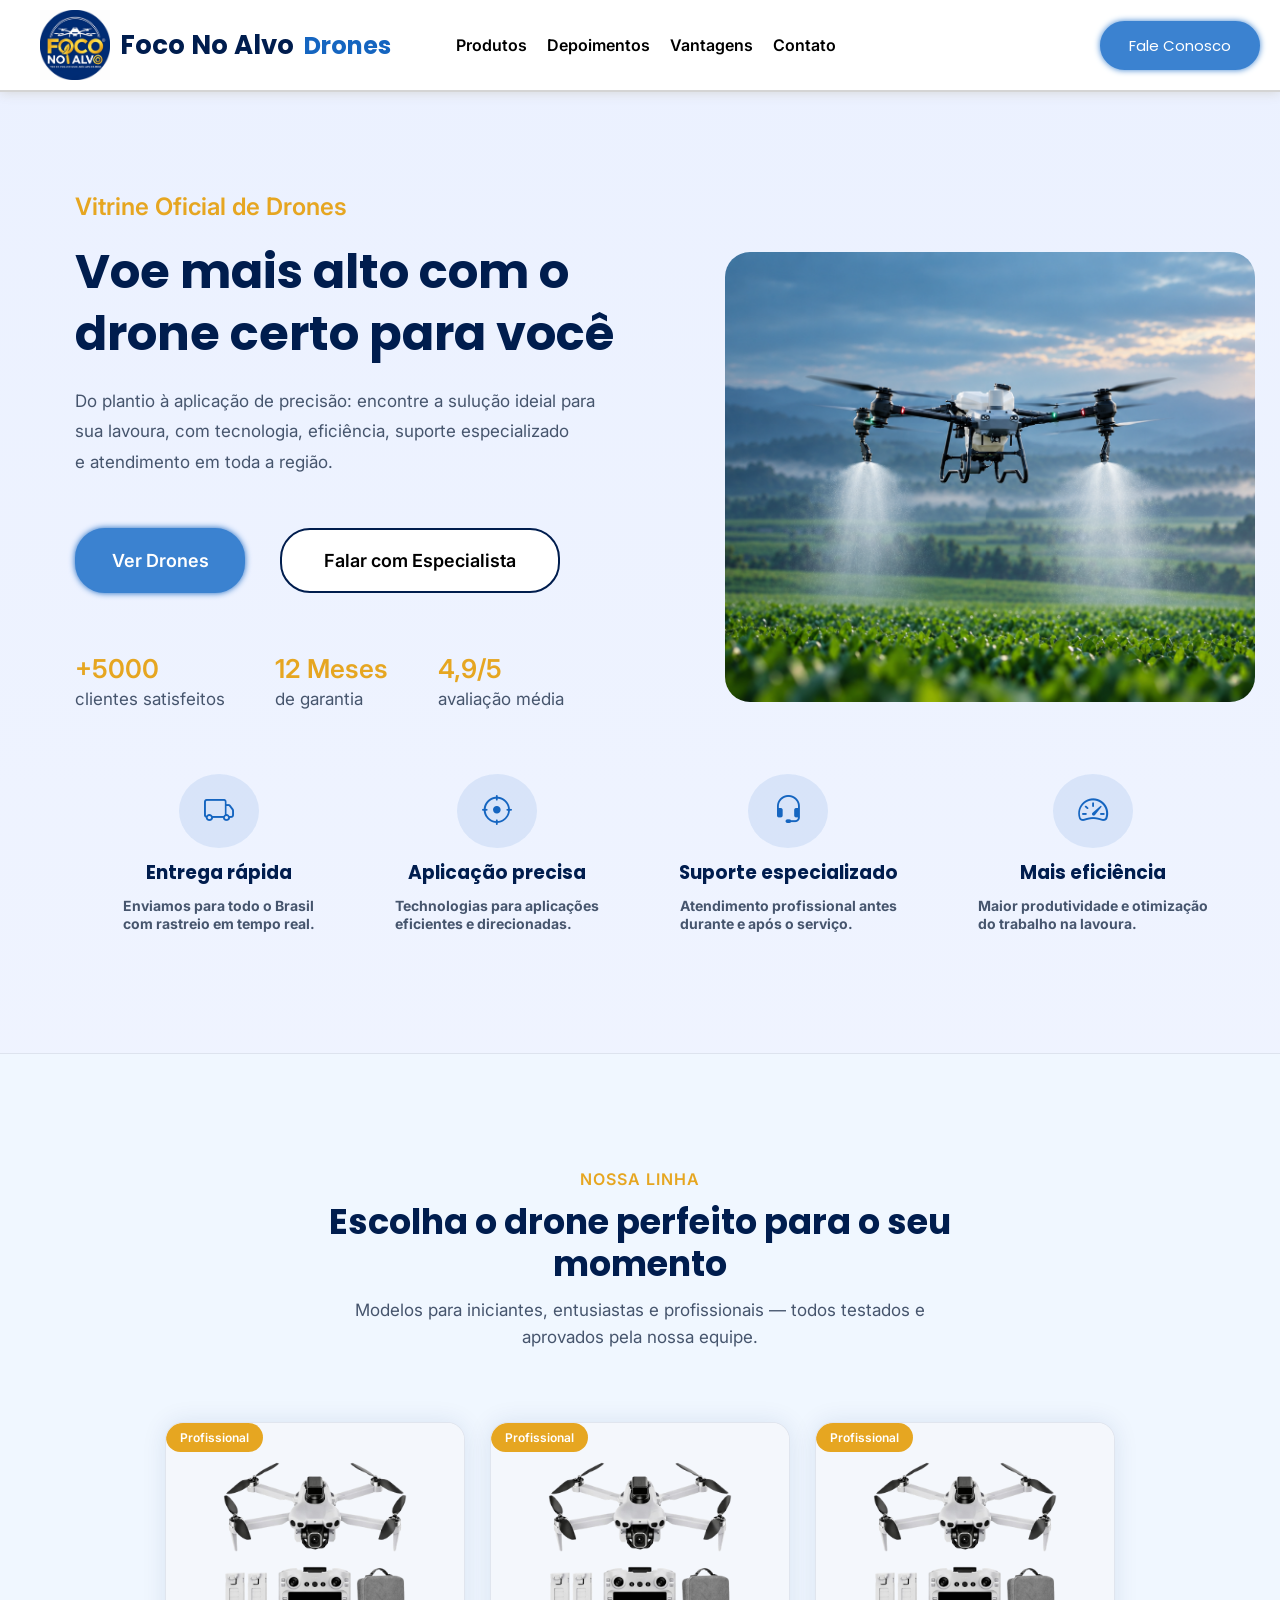
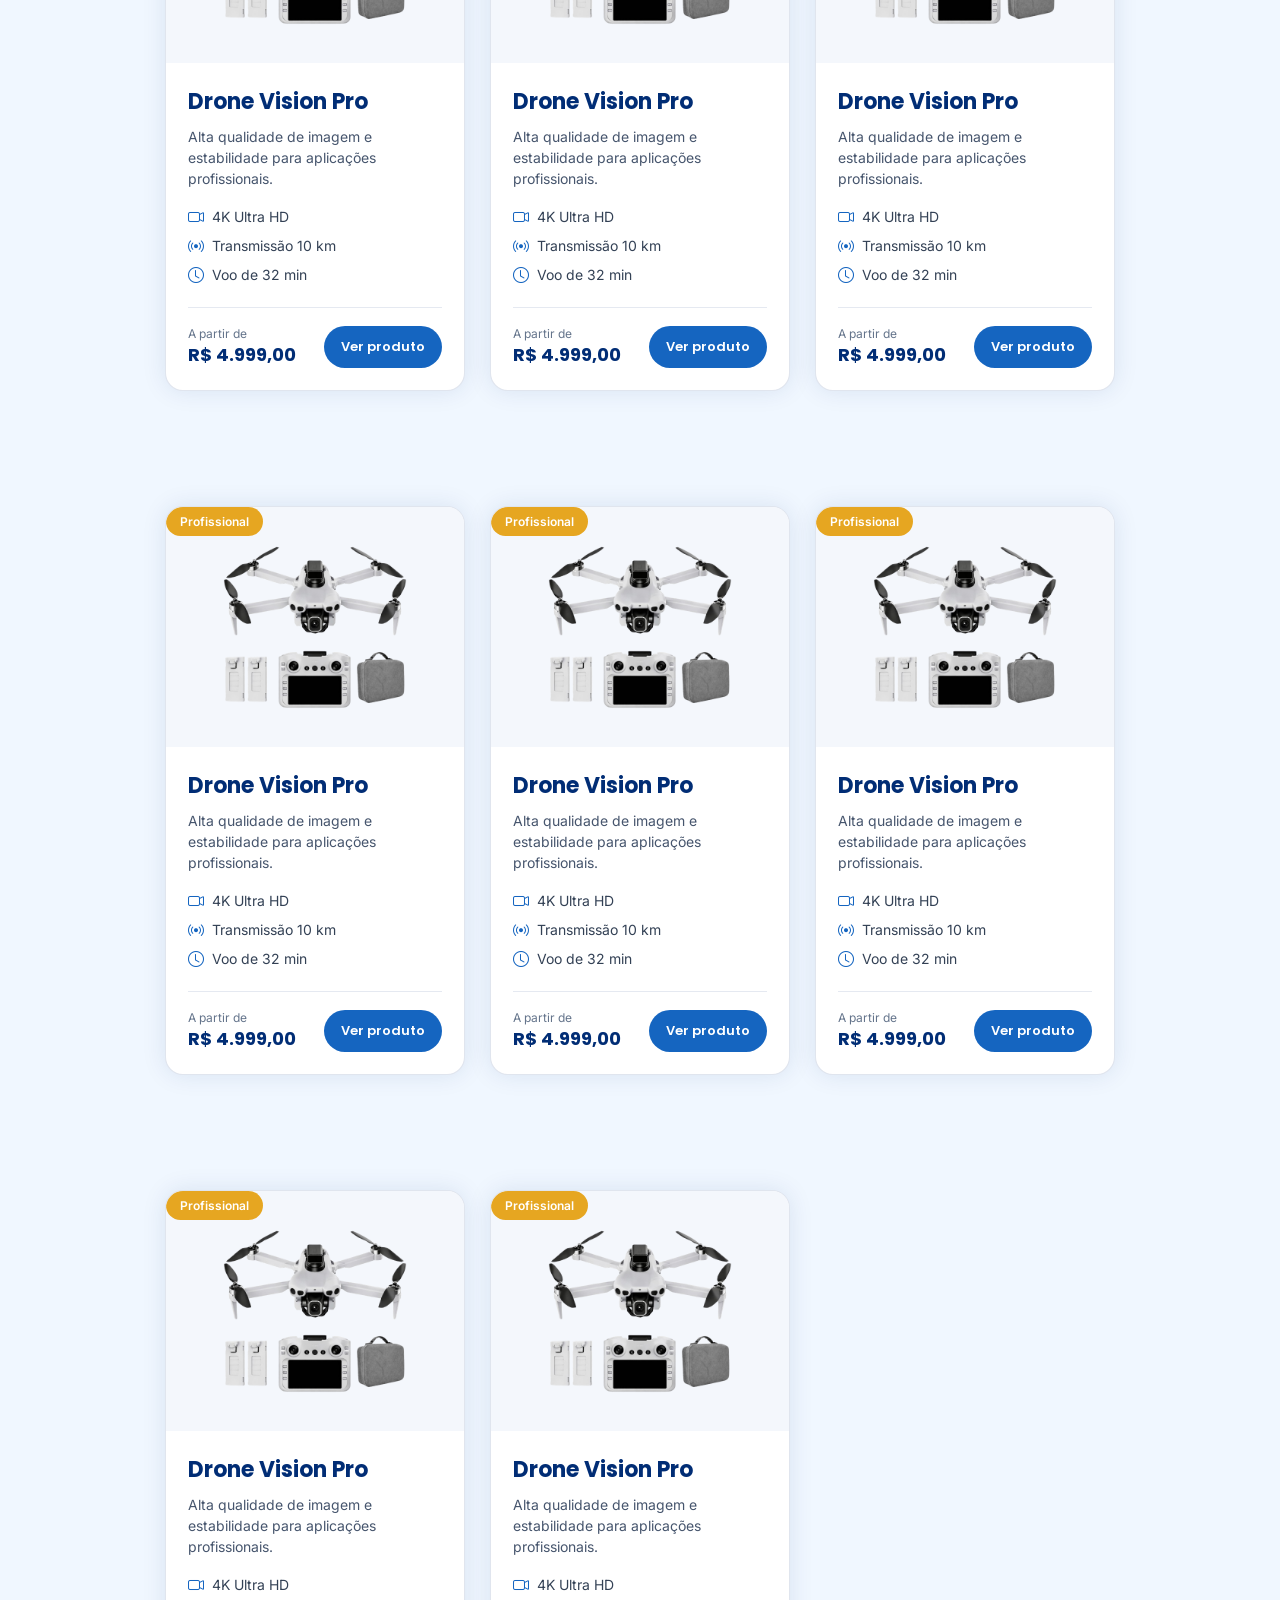
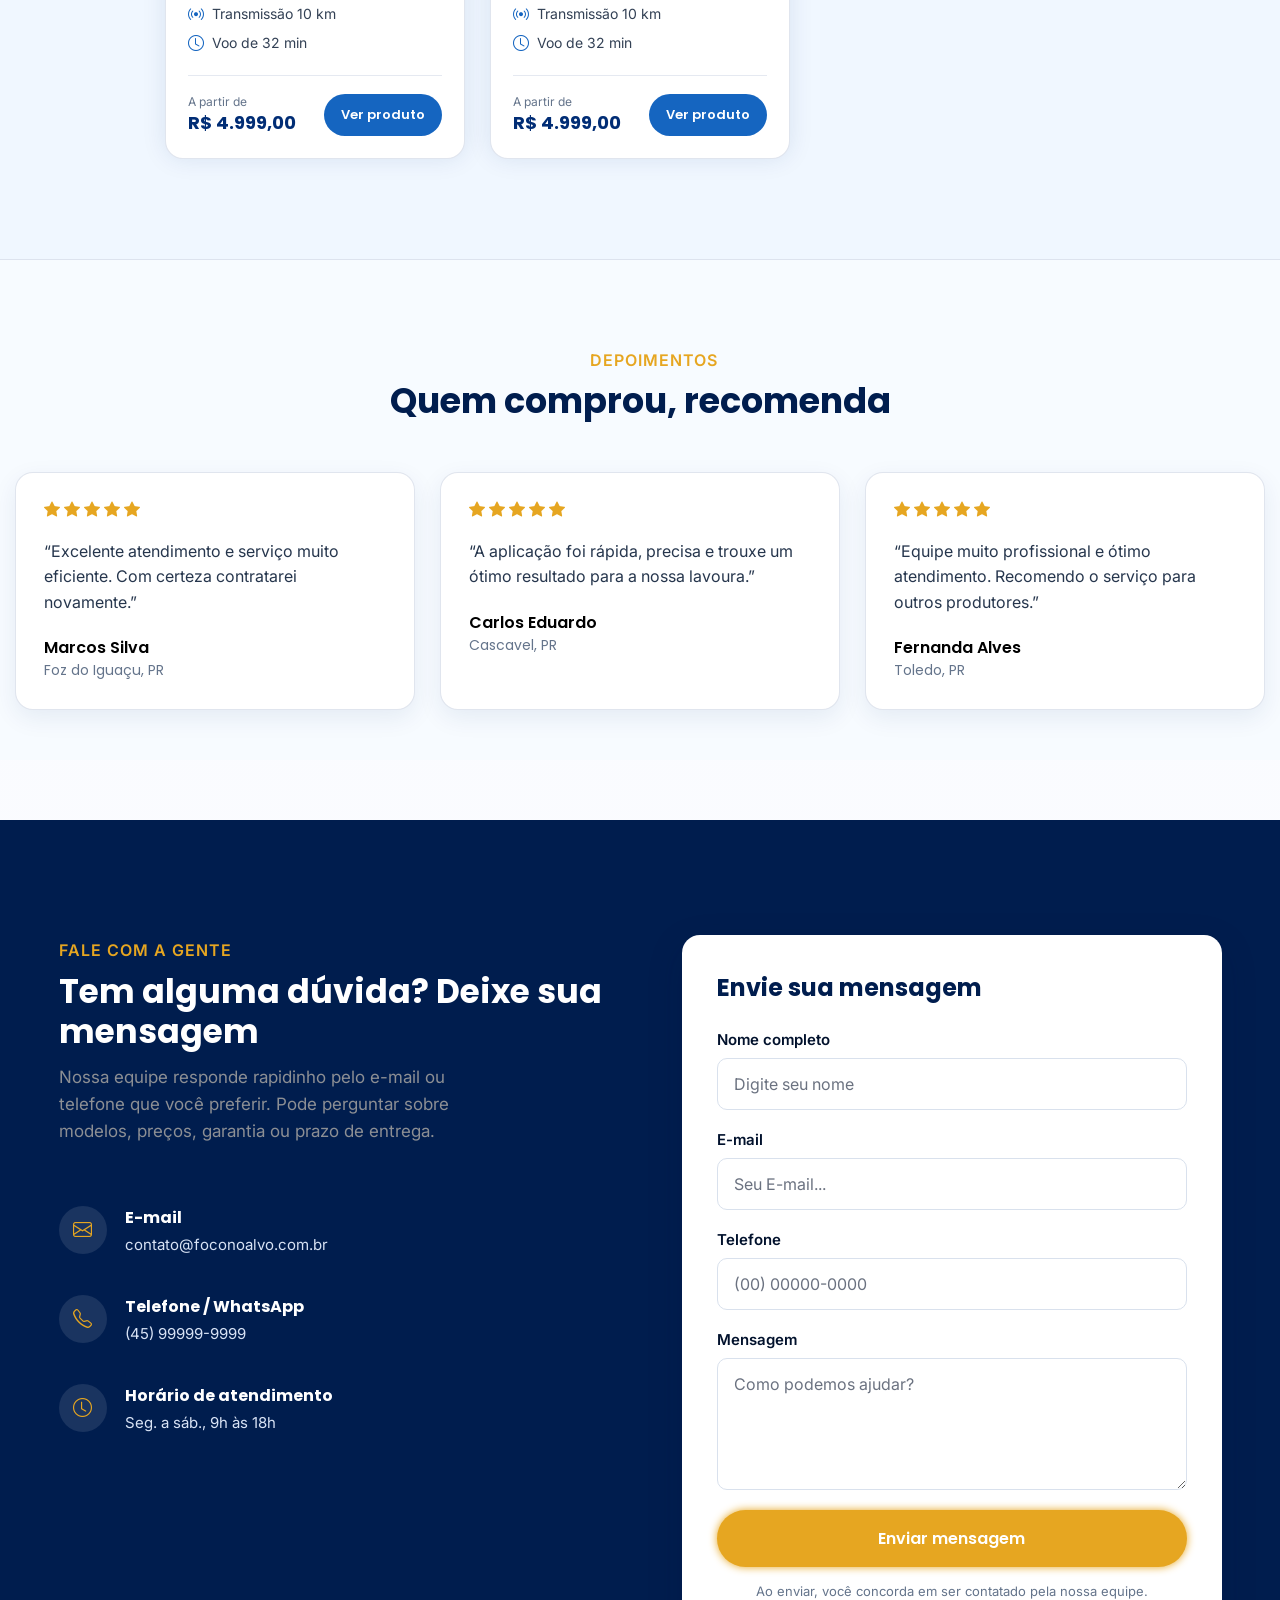
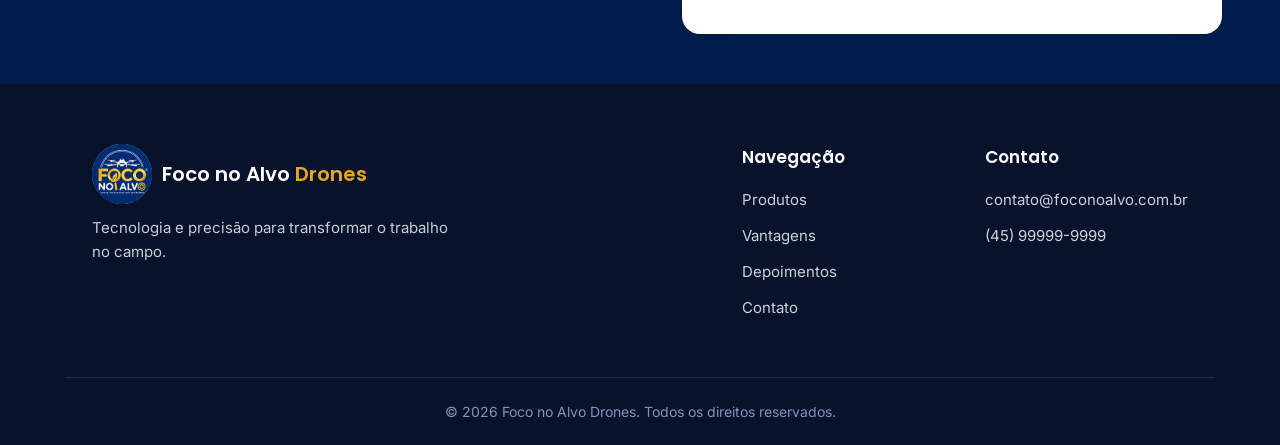
<file: focoNoAlvo/index.html>
<!DOCTYPE html>
<html lang="pt-BR">

<head>
    <meta charset="UTF-8">
    <meta name="viewport" content="width=device-width, initial-scale=1.0">
    <title>Foco no Alvo</title>
    <link rel="stylesheet" href="https://cdn.jsdelivr.net/npm/bootstrap-icons@1.13.1/font/bootstrap-icons.min.css">
    <link
        href="https://fonts.googleapis.com/css2?family=Poppins:wght@600;700;800&family=Inter:wght@400;500;600;700&display=swap"
        rel="stylesheet">
    <link rel="stylesheet" href="style.css">
</head>

<body>

    <header>
        <div class="conteudo-header">

            <div class="conteudo-header-image">
                <img src="imgaens/logoTipo.png" alt="logoTipo">
                <h1>Foco No Alvo</h1>
                <h2>Drones</h2>
            </div>

            <nav class="links-navegacao-header">
                <a href="">Produtos</a>
                <a href="">Depoimentos</a>
                <a href="">Vantagens</a>
                <a href="">Contato</a>
            </nav>

            <a href="#contato" class="fale-conosco">Fale Conosco</a>

        </div>
    </header>

    <main>

        <div class="conteudo-main">

            <div class="text-conteudo-main">
                <h1>Vitrine Oficial de Drones</h1>
                <h2>Voe mais alto com o <br> drone certo para você</h2>
                <p>Do plantio à aplicação de precisão: encontre a sulução ideial para<br>sua lavoura, com tecnologia,
                    eficiência, suporte especializado<br>e atendimento em toda a região.</p>

                <div class="botoes-text-conteudo-main">
                     <a href="#produtos" class="ver-drones">Ver Drones</a>
                     <a href="#contato" class="falar-com-especialista">Falar com Especialista</a>
                </div>

                <div class="status">
                    <div class="satisfeitos">
                        <h1>+5000</h1>
                        <p>clientes satisfeitos</p>
                    </div>

                    <div class="garantia">
                        <h1>12 Meses</h1>
                        <p>de garantia</p>
                    </div>

                    <div class="avaliacao">
                        <h1>4,9/5</h1>
                        <p>avaliação média</p>
                    </div>

                </div>

            </div>

            <div class="drone-ilustrativo">
                <img src="imgaens/drone-ilustrativo.png" alt="drone-ilustrativo">
            </div>
        </div>

        <section class="vantagens" id="vantagens">

            <div class="vantagem">
                <div class="icone-vantagem">
                    <i class="bi bi-truck"></i>
                </div>
                <h3>Entrega rápida</h3>
                <h4>Enviamos para todo o Brasil<br>com rastreio em tempo real.</h4>
            </div>

            <div class="vantagem">
                <div class="icone-vantagem">
                    <i class="bi bi-crosshair"></i>
                </div>
                <h3>Aplicação precisa</h3>
                <h4>Technologias para aplicações<br>eficientes e direcionadas.</h4>
            </div>

            <div class="vantagem">
                <div class="icone-vantagem">
                    <i class="bi bi-headset"></i>
                </div>
                <h3>Suporte especializado</h3>
                <h4>Atendimento profissional antes<br>durante e após o serviço.</h4>
            </div>

            <div class="vantagem">
                <div class="icone-vantagem">
                    <i class="bi bi-speedometer2"></i>
                </div>
                <h3>Mais eficiência</h3>
                <h4> Maior produtividade e otimização<br>do trabalho na lavoura.</h4>
            </div>

        </section>

        <section class="nossa-linha" id="produtos">

            <div class="texto-nossa-linha">

                <span class="subtitulo-nossa-linha">
                    NOSSA LINHA
                </span>

                <h2>
                    Escolha o drone perfeito para o seu<br>
                    momento
                </h2>

                <p>
                    Modelos para iniciantes, entusiastas e profissionais —
                    todos testados e aprovados pela nossa equipe.
                </p>

            </div>



            <div class="lista-produtos">

                <article class="card-produto">

                    <div class="card-imagem">
                        <span class="card-categoria">Profissional</span>
                        <img src="imgaens/drone1.png" alt="Drone Vision Pro">
                    </div>

                    <div class="card-conteudo">
                        <h3>Drone Vision Pro</h3>
                        <p class="card-descricao">Alta qualidade de imagem e estabilidade para aplicações profissionais.
                        </p>

                        <div class="card-especificacoes">

                            <span>
                                <i class="bi bi-camera-video"></i>
                                4K Ultra HD
                            </span>

                            <span>
                                <i class="bi bi-broadcast"></i>
                                Transmissão 10 km
                            </span>

                            <span>
                                <i class="bi bi-clock"></i>
                                Voo de 32 min
                            </span>

                        </div>

                        <div class="card-rodape">
                            <div class="card-preco">
                                <small>A partir de</small>
                                <strong>R$ 4.999,00</strong>
                            </div>

                            <button class="botao-produto">
                                Ver produto
                            </button>
                        </div>

                    </div>

                </article>



                <article class="card-produto">

                    <div class="card-imagem">
                        <span class="card-categoria">Profissional</span>
                        <img src="imgaens/drone1.png" alt="Drone Vision Pro">
                    </div>

                    <div class="card-conteudo">
                        <h3>Drone Vision Pro</h3>
                        <p class="card-descricao">Alta qualidade de imagem e estabilidade para aplicações profissionais.
                        </p>

                        <div class="card-especificacoes">

                            <span>
                                <i class="bi bi-camera-video"></i>
                                4K Ultra HD
                            </span>

                            <span>
                                <i class="bi bi-broadcast"></i>
                                Transmissão 10 km
                            </span>

                            <span>
                                <i class="bi bi-clock"></i>
                                Voo de 32 min
                            </span>

                        </div>

                        <div class="card-rodape">
                            <div class="card-preco">
                                <small>A partir de</small>
                                <strong>R$ 4.999,00</strong>
                            </div>

                            <button class="botao-produto">
                                Ver produto
                            </button>
                        </div>

                    </div>

                </article>



                <article class="card-produto">

                    <div class="card-imagem">
                        <span class="card-categoria">Profissional</span>
                        <img src="imgaens/drone1.png" alt="Drone Vision Pro">
                    </div>

                    <div class="card-conteudo">
                        <h3>Drone Vision Pro</h3>
                        <p class="card-descricao">Alta qualidade de imagem e estabilidade para aplicações profissionais.
                        </p>

                        <div class="card-especificacoes">

                            <span>
                                <i class="bi bi-camera-video"></i>
                                4K Ultra HD
                            </span>

                            <span>
                                <i class="bi bi-broadcast"></i>
                                Transmissão 10 km
                            </span>

                            <span>
                                <i class="bi bi-clock"></i>
                                Voo de 32 min
                            </span>

                        </div>

                        <div class="card-rodape">
                            <div class="card-preco">
                                <small>A partir de</small>
                                <strong>R$ 4.999,00</strong>
                            </div>

                            <button class="botao-produto">
                                Ver produto
                            </button>
                        </div>

                    </div>

                </article>




                <article class="card-produto">

                    <div class="card-imagem">
                        <span class="card-categoria">Profissional</span>
                        <img src="imgaens/drone1.png" alt="Drone Vision Pro">
                    </div>

                    <div class="card-conteudo">
                        <h3>Drone Vision Pro</h3>
                        <p class="card-descricao">Alta qualidade de imagem e estabilidade para aplicações profissionais.
                        </p>

                        <div class="card-especificacoes">

                            <span>
                                <i class="bi bi-camera-video"></i>
                                4K Ultra HD
                            </span>

                            <span>
                                <i class="bi bi-broadcast"></i>
                                Transmissão 10 km
                            </span>

                            <span>
                                <i class="bi bi-clock"></i>
                                Voo de 32 min
                            </span>

                        </div>

                        <div class="card-rodape">
                            <div class="card-preco">
                                <small>A partir de</small>
                                <strong>R$ 4.999,00</strong>
                            </div>

                            <button class="botao-produto">
                                Ver produto
                            </button>
                        </div>

                    </div>

                </article>


                <article class="card-produto">

                    <div class="card-imagem">
                        <span class="card-categoria">Profissional</span>
                        <img src="imgaens/drone1.png" alt="Drone Vision Pro">
                    </div>

                    <div class="card-conteudo">
                        <h3>Drone Vision Pro</h3>
                        <p class="card-descricao">Alta qualidade de imagem e estabilidade para aplicações profissionais.
                        </p>

                        <div class="card-especificacoes">

                            <span>
                                <i class="bi bi-camera-video"></i>
                                4K Ultra HD
                            </span>

                            <span>
                                <i class="bi bi-broadcast"></i>
                                Transmissão 10 km
                            </span>

                            <span>
                                <i class="bi bi-clock"></i>
                                Voo de 32 min
                            </span>

                        </div>

                        <div class="card-rodape">
                            <div class="card-preco">
                                <small>A partir de</small>
                                <strong>R$ 4.999,00</strong>
                            </div>

                            <button class="botao-produto">
                                Ver produto
                            </button>
                        </div>

                    </div>

                </article>


                <article class="card-produto">

                    <div class="card-imagem">
                        <span class="card-categoria">Profissional</span>
                        <img src="imgaens/drone1.png" alt="Drone Vision Pro">
                    </div>

                    <div class="card-conteudo">
                        <h3>Drone Vision Pro</h3>
                        <p class="card-descricao">Alta qualidade de imagem e estabilidade para aplicações profissionais.
                        </p>

                        <div class="card-especificacoes">

                            <span>
                                <i class="bi bi-camera-video"></i>
                                4K Ultra HD
                            </span>

                            <span>
                                <i class="bi bi-broadcast"></i>
                                Transmissão 10 km
                            </span>

                            <span>
                                <i class="bi bi-clock"></i>
                                Voo de 32 min
                            </span>

                        </div>

                        <div class="card-rodape">
                            <div class="card-preco">
                                <small>A partir de</small>
                                <strong>R$ 4.999,00</strong>
                            </div>

                            <button class="botao-produto">
                                Ver produto
                            </button>
                        </div>

                    </div>

                </article>


                <article class="card-produto">

                    <div class="card-imagem">
                        <span class="card-categoria">Profissional</span>
                        <img src="imgaens/drone1.png" alt="Drone Vision Pro">
                    </div>

                    <div class="card-conteudo">
                        <h3>Drone Vision Pro</h3>
                        <p class="card-descricao">Alta qualidade de imagem e estabilidade para aplicações profissionais.
                        </p>

                        <div class="card-especificacoes">

                            <span>
                                <i class="bi bi-camera-video"></i>
                                4K Ultra HD
                            </span>

                            <span>
                                <i class="bi bi-broadcast"></i>
                                Transmissão 10 km
                            </span>

                            <span>
                                <i class="bi bi-clock"></i>
                                Voo de 32 min
                            </span>

                        </div>

                        <div class="card-rodape">
                            <div class="card-preco">
                                <small>A partir de</small>
                                <strong>R$ 4.999,00</strong>
                            </div>

                            <button class="botao-produto">
                                Ver produto
                            </button>
                        </div>

                    </div>

                </article>



                <article class="card-produto">

                    <div class="card-imagem">
                        <span class="card-categoria">Profissional</span>
                        <img src="imgaens/drone1.png" alt="Drone Vision Pro">
                    </div>

                    <div class="card-conteudo">
                        <h3>Drone Vision Pro</h3>
                        <p class="card-descricao">Alta qualidade de imagem e estabilidade para aplicações profissionais.
                        </p>

                        <div class="card-especificacoes">

                            <span>
                                <i class="bi bi-camera-video"></i>
                                4K Ultra HD
                            </span>

                            <span>
                                <i class="bi bi-broadcast"></i>
                                Transmissão 10 km
                            </span>

                            <span>
                                <i class="bi bi-clock"></i>
                                Voo de 32 min
                            </span>

                        </div>

                        <div class="card-rodape">
                            <div class="card-preco">
                                <small>A partir de</small>
                                <strong>R$ 4.999,00</strong>
                            </div>

                            <button class="botao-produto">
                                Ver produto
                            </button>
                        </div>

                    </div>

                </article>

            </div>

        </section>

        <section class="depoimentos" id="depoimentos">

            <div class="text-depoimentos">
                <h1>DEPOIMENTOS</h1>
                <h2>Quem comprou, recomenda</h2>
            </div>

            <div class="lista-depoimentos">

                <article class="card-depoimentos">

                    <div class="estrelas" aria-label="Avaliação: 5 de 5 estrelas">
                        <i class="bi bi-star-fill"></i>
                        <i class="bi bi-star-fill"></i>
                        <i class="bi bi-star-fill"></i>
                        <i class="bi bi-star-fill"></i>
                        <i class="bi bi-star-fill"></i>
                    </div>

                    <div class="text-card-depoimentos">
                        <p>
                            “Excelente atendimento e serviço muito eficiente.
                            Com certeza contratarei novamente.”
                        </p>

                        <div class="usuario-depoimentos">
                            <strong>Marcos Silva</strong>
                            <small>Foz do Iguaçu, PR</small>
                        </div>
                    </div>

                </article>

                <article class="card-depoimentos">

                    <div class="estrelas" aria-label="Avaliação: 5 de 5 estrelas">
                        <i class="bi bi-star-fill"></i>
                        <i class="bi bi-star-fill"></i>
                        <i class="bi bi-star-fill"></i>
                        <i class="bi bi-star-fill"></i>
                        <i class="bi bi-star-fill"></i>
                    </div>

                    <div class="text-card-depoimentos">
                        <p>
                            “A aplicação foi rápida, precisa e trouxe um ótimo
                            resultado para a nossa lavoura.”
                        </p>

                        <div class="usuario-depoimentos">
                            <strong>Carlos Eduardo</strong>
                            <small>Cascavel, PR</small>
                        </div>
                    </div>

                </article>

                <article class="card-depoimentos">

                    <div class="estrelas" aria-label="Avaliação: 5 de 5 estrelas">
                        <i class="bi bi-star-fill"></i>
                        <i class="bi bi-star-fill"></i>
                        <i class="bi bi-star-fill"></i>
                        <i class="bi bi-star-fill"></i>
                        <i class="bi bi-star-fill"></i>
                    </div>

                    <div class="text-card-depoimentos">
                        <p>
                            “Equipe muito profissional e ótimo atendimento.
                            Recomendo o serviço para outros produtores.”
                        </p>

                        <div class="usuario-depoimentos">
                            <strong>Fernanda Alves</strong>
                            <small>Toledo, PR</small>
                        </div>
                    </div>

                </article>

            </div>

        </section>


        <section class="fale-com-equipe" id="contato">

            <div class="text-lista-contatos-fale-com-equipe">

                <div class="text-fale-com-equipe">
                    <h1>FALE COM A GENTE</h1>
                    <h2>Tem alguma dúvida? Deixe sua<br>mensagem</h2>
                    <p> Nossa equipe responde rapidinho pelo e-mail ou<br>
                        telefone que você preferir. Pode perguntar sobre<br>
                        modelos, preços, garantia ou prazo de entrega.</p>
                </div>


                <div class="lista-contatos">

                    <div class="item-contato">

                        <div class="icone-contato">
                            <i class="bi bi-envelope"></i>
                        </div>

                        <div class="texto-contato">
                            <strong>E-mail</strong>
                            <a href="mailto:contato@foconoalvo.com.br">
                                contato@foconoalvo.com.br
                            </a>
                        </div>

                    </div>

                    <div class="item-contato">

                        <div class="icone-contato">
                            <i class="bi bi-telephone"></i>
                        </div>

                        <div class="texto-contato">
                            <strong>Telefone / WhatsApp</strong>
                            <a href="tel:+5545999999999">
                                (45) 99999-9999
                            </a>
                        </div>

                    </div>

                    <div class="item-contato">

                        <div class="icone-contato">
                            <i class="bi bi-clock"></i>
                        </div>

                        <div class="texto-contato">
                            <strong>Horário de atendimento</strong>
                            <span>Seg. a sáb., 9h às 18h</span>
                        </div>
                    </div>
                </div>

            </div>


            <div class="container-formulario">

                <form class="formulario-contato">

                    <h2>Envie sua mensagem</h2>

                    <div class="campo-formulario">
                        <label for="nome">Nome completo</label>
                        <input type="text" id="nome" name="nome" placeholder="Digite seu nome" autocomplete="name"
                            required>
                    </div>

                    <div class="campo-formulario">
                        <label for="email">E-mail</label>
                        <input type="email" id="email" name="email" placeholder="Seu E-mail..." autocomplete="email"
                            required>
                    </div>

                    <div class="campo-formulario">
                        <label for="telefone">Telefone</label>
                        <input type="tel" id="telefone" name="telefone" placeholder="(00) 00000-0000" autocomplete="tel"
                            required>
                    </div>

                    <div class="campo-formulario">
                        <label for="mensagem">Mensagem</label>
                        <textarea id="mensagem" name="mensagem" placeholder="Como podemos ajudar?" rows="5"
                            required></textarea>
                    </div>

                    <button type="submit" class="botao-enviar">
                        Enviar mensagem
                    </button>

                    <p class="aviso-formulario">
                        Ao enviar, você concorda em ser contatado pela nossa equipe.
                    </p>
                </form>
            </div>
        </section>
    </main>

    <footer>

        <div class="conteudo-footer">

            <div class="footer-marca">

                <div class="footer-image">
                    <img src="imgaens/logoTipo.png" alt="Logotipo Foco no Alvo">

                    <a href="">
                        Foco no Alvo <span>Drones</span>
                    </a>
                </div>

                <p>
                    Tecnologia e precisão para transformar o trabalho no campo.
                </p>

            </div>

            <div class="links-footer">

                <div class="footer-navegacao">
                    <h4>Navegação</h4>
                    <a href="#produtos">Produtos</a>
                    <a href="#vantagens">Vantagens</a>
                    <a href="#depoimentos">Depoimentos</a>
                    <a href="#contato">Contato</a>
                </div>

                <div class="footer-contato">
                    <h4>Contato</h4>
                    <a href="mailto:contato@foconoalvo.com.br">
                        contato@foconoalvo.com.br
                    </a>

                    <a href="tel:+5545999999999">
                        (45) 99999-9999
                    </a>
                </div>

            </div>

        </div>

        <div class="footer-final">
            <p>
                © 2026 Foco no Alvo Drones. Todos os direitos reservados.
            </p>
        </div>

    </footer>

</body>

</html>
</file>
<file: focoNoAlvo/style.css>
* {
  margin: 0;
  padding: 0;
  box-sizing: border-box;
}

html{
    width: 100%;
    overflow-x: clip;
    scroll-behavior: smooth;
}

body{
    min-height: 100vh;
    background-color: #EBF1FF;
    background-image: linear-gradient(to bottom, #EBF1FF 0%, #F3F6FF 40%, #FFFFFF 100%);
    background-repeat: no-repeat;
    width: 100%;
    overflow-x: clip;
}

header{
    border-bottom: 2px solid rgb(212, 212, 212);
    box-shadow: 0 0 12px  rgb(212, 212, 212);
    background-color: white;
    position: sticky;
    top: 0;
    z-index: 1000;
}


:root {
    --azul-escuro: #012D75;
    --azul-destaque: #1565C0;
    --azul-claro: #3B82D0;
    --dourado: #FECC35;
}

.conteudo-header{

    display: flex;
    align-items: center;
    justify-content: space-between;
    padding: 10px 20px 10px 40px;
    
}

.conteudo-header-image{
    display: flex;
    align-items: center;
    gap: 10px;
}

.conteudo-header-image img{
    width: 70px;

}

.conteudo-header-image h1{
    color: #001d4e;
    font-family: 'Poppins', 'Inter', sans-serif;
    font-size: 26px;
}

.conteudo-header-image h2{
    color: var(--azul-destaque);
    font-family: 'Poppins', 'Inter', sans-serif;
}

.links-navegacao-header{
    display: flex;
    align-items: center;
    gap: 20px;
    padding: 0 200px 0 0;
}   

.links-navegacao-header a{
    text-decoration: none;
    font-size: 16px;
    color: black;
    font-family: 'Inter', sans-serif;
    font-weight: 600;
    transition: color 0.1s ease;
}

.links-navegacao-header a:hover{
    color: var(--azul-destaque);
    cursor: pointer;
    text-decoration: underline;
    text-decoration-thickness: 2px;
    text-underline-offset: 15px;
}

.fale-conosco{
    width: 160px;
    border-radius: 50px;
    padding: 11px;
    color: white;
    font-size: 15px;
    background-color: var(--azul-claro);
    border: 2px solid var(--azul-claro);
    box-shadow: 0 0 6px var(--azul-claro);
    font-family: 'Poppins', 'Inter', sans-serif;
    transition: 0.3s;
    text-decoration: none;
    text-align: center;
}


.fale-conosco:hover{
    transform: translateY(-4px);
    background-color: #001d4e;
    border: 2px solid #001d4e;
    box-shadow: 0 0 6px #001d4e;
}


main {
    background: transparent;
}

.conteudo-main{
    padding: 80px 0 0 50px;
    display: flex;
    justify-content: center;
    gap: 50px;
    margin-top: 80px;
  
}

.drone-ilustrativo img{
    width: 100%;
    height: 100%;
    display: block;
    object-fit: cover;
    border-radius: 25px;
}

.drone-ilustrativo{
    width: 530px;
    height: 450px;
    flex-shrink: 0;
}

.text-conteudo-main{
    width: 600px;
    display: flex;
    flex-direction: column;
    gap: 20px;
    transform: translateY(-60px);
}

.text-conteudo-main h1{
    font-size: 24px;
    color: #E6A621;
    font-family: 'Inter', sans-serif;
    font-weight: 600;
}

.text-conteudo-main h2{
    font-family: 'Poppins', 'Inter', sans-serif;
    color: #001d4e;
    font-size: 48px;
    line-height: 1.3;
}

.text-conteudo-main p{
    font-size: 17px;
    font-family: 'Inter', sans-serif;
    color: #46556D;
    line-height: 1.8;
}

.botoes-text-conteudo-main{
    display: flex;
    flex-direction: row;
    gap: 35px;
    align-items: center;
    transform: translateY(30px);
}

.botoes-text-conteudo-main a{
    text-decoration: none;
    text-align: center;
}

.ver-drones{
    padding: 20px;
    width: 170px;
    border-radius: 30px;
    color: white;
    background-color: var(--azul-claro);
    border: 2px solid var(--azul-claro);
    box-shadow: 0 0 6px var(--azul-destaque);
    font-family: 'Inter', sans-serif;
    font-size: 18px;
    font-weight: 600;
    transition: 0.3s;
}

.ver-drones:hover{
    transform: translateY(-4px);
    background-color: var(--azul-escuro);
    border: 2px solid var(--azul-escuro);
    box-shadow: 0 0 10px var(--azul-escuro);
}

.falar-com-especialista{
    padding: 20px;
    border-radius: 30px;
    width: 280px;
    font-family: 'Inter', sans-serif;
    font-weight: 600;
    font-size: 18px;
    color: black;
    background-color: white;
    border: 2px solid #001d4e;
    transition: 0.3s;
}

.falar-com-especialista:hover{
    background-color: #001d4e;
    border: 2px solid #001d4e;
    color: white;
    transform: translateY(-4px);
}

.status{
    display: flex;
    flex-direction: row;
    gap: 50px;
    margin-top: 70px;
}

.satisfeitos h1{
    font-size: 26px;
    color: #E6A621;
}

.garantia h1{
    font-size: 26px;
    color: #E6A621;
}

.avaliacao h1{
    font-size: 26px;
    color: #E6A621;
}

.vantagens{
    padding: 0 0 0 50px;
    justify-content: center;
    display: flex;
    flex-direction: row;
    gap: 80px;
    margin-bottom: 50px;
}

.vantagem{
    display: flex;
    flex-direction: column;
    justify-content: center;
    align-items: center;
    gap: 10px;
}

.vantagem h3{
    font-family: 'Poppins', 'Inter', sans-serif;
    color: #001d4e;
}

.vantagem h4{
    color: #46556D;
    font-family: 'Inter', sans-serif;
    font-size: 14px;
    line-height: 18px;

}

.icone-vantagem{
    display: flex;
    justify-content: center;
    align-items: center;
    text-align: center;
    gap: 30px;
    width: 80px;
    border-radius: 50%;
    color: var(--azul-destaque);
    background-color: rgba(21, 101, 192, 0.10);
    
}

.icone-vantagem i{
    font-size: 30px;
    padding: 20px;
    
}

.nossa-linha{
    margin-top: 120px;
    padding: 70px 0 0;
    background-color: #f0f7ff;
    border-top: 1px solid #DDE3EE;
}

.texto-nossa-linha{
    text-align: center;
}

.subtitulo-nossa-linha{
    display: block;
    margin-bottom: 12px;
    margin-top: 45px;
    color: #E6A621;
    font-family: 'Inter', sans-serif;
    font-size: 16px;
    font-weight: 600;
    letter-spacing: 1px;
}

.texto-nossa-linha h2 {
    margin-bottom: 12px;
    color: #001D4E;
    font-family: 'Poppins', 'Inter', sans-serif;
    font-size: 35px;
    line-height: 1.2;
}

.texto-nossa-linha p{
    max-width: 650px;
    margin: 0 auto;
    color: #46556D;
    font-family: 'Inter', sans-serif;
    font-size: 17px;
    font-weight: 400;
    line-height: 1.6;
}

.lista-produtos {
    width: 100%;
    max-width: 1600px;
    margin: 0 auto;
    padding: 70px 30px;
    display: grid;
    grid-template-columns: repeat(auto-fit, minmax(260px, 300px));
    justify-content: center;
    gap: 25px;
}

.card-produto{
    width: 300px;
    overflow: hidden;
    background-color: white;
    border: 1px solid rgba(1, 45, 117, 0.12);
    border-radius: 18px;
    box-shadow: 0 0 25px rgba(1, 45, 117, 0.10);
    transition: 0.3s;
    margin-bottom: 90px;
}

.card-produto:hover{
    transform: translateY(-7px);
    box-shadow: 0 0 35px rgba(1, 45, 117, 0.17);
}

.card-imagem{
    position: relative;
    height: 240px;
    padding: 25px;
    display: flex;
    align-items: center;
    justify-content: center;
    background-color: #F4F7FC;
}

.card-imagem img{
    width: 100%;
    height: 100%;
    object-fit: contain;
}

.card-categoria{
    position: absolute;
    top: 0;
    left: 0;
    z-index: 1;
    padding: 7px 14px;
    color: white;
    background-color: #E6A621;
    border-radius: 50px;
    font-family: 'Inter', sans-serif;
    font-size: 12px;
    font-weight: 600;
}

.card-conteudo{
    padding: 22px;
}

.card-conteudo h3{
    margin-bottom: 8px;
    color: var(--azul-escuro);
    font-family: 'Poppins', sans-serif;
    font-size: 22px;
}

.card-descricao{
    margin-bottom: 18px;
    color: #46556D;
    font-family: 'Inter', sans-serif;
    font-size: 14px;
    line-height: 1.5;
}

.card-especificacoes{
    display: flex;
    flex-direction: column;
    gap: 9px;
    margin-bottom: 22px;
}

.card-especificacoes span {
    display: flex;
    align-items: center;
    gap: 8px;
    color: #334155;
    font-family: 'Inter', sans-serif;
    font-size: 14px;
}

.card-especificacoes i{
    color: var(--azul-destaque);
    font-size: 16px;
}

.card-rodape{
    padding-top: 18px;
    display: flex;
    align-items: center;
    justify-content: space-between;
    border-top: 1px solid rgba(1, 45, 117, 0.10);
}

.card-preco{
    display: flex;
    flex-direction: column;
}

.card-preco small{
    color: #64748B;
    font-family: 'Inter', sans-serif;
    font-size: 12px;
}

.card-preco strong{
    color: var(--azul-escuro);
    font-family: 'Poppins', sans-serif;
    font-size: 18px;
}

.botao-produto {
    padding: 11px 17px;
    color: white;
    background-color: var(--azul-destaque);
    border: none;
    border-radius: 50px;
    font-family: 'Poppins', sans-serif;
    font-size: 13px;
    font-weight: 600;
    cursor: pointer;
    transition: 0.3s;
}

.botao-produto:hover {
    background-color: var(--azul-escuro);
    transform: translateY(-3px);
}


.depoimentos{
    margin-top: -20px;
    margin-bottom: -20px;
    background-color: #f7fbff;
    border-top: 1px solid #DDE3EE;
    display: flex;
    flex-direction: column;
    align-items: center;
}

.text-depoimentos{
    margin-top: 80px;
}

.text-depoimentos h1{
    margin: 10px auto;
    max-width: 100px;
    color: #E6A621;
    font-family: 'Inter', sans-serif;
    font-size: 16px;
    font-weight: 600;
    letter-spacing: 1px;
}

.text-depoimentos h2{
    color: #001D4E;
    font-family: 'Poppins', 'Inter', sans-serif;
    font-size: 35px;
    line-height: 1.2;
}


.estrelas{
    display: flex;
    align-items: center;
    gap: 4px;
    margin-bottom: 20px;
    color: #E6A621;
}

.estrelas i{
    font-size: 16px;
}

.depoimentos{
    margin-top: -60px;
}

.lista-depoimentos{
    padding: 50px 0 50px 0;
    display: grid;
    grid-template-columns: repeat(3, 1fr);
    gap: 25px;
}

.card-depoimentos{
    width: 400px;
    padding: 28px;
    background-color: white;
    border: 1px solid rgba(1, 45, 117, 0.12);
    border-radius: 18px;
    box-shadow: 0 8px 25px rgba(1, 45, 117, 0.08);
}

.usuario-depoimentos{
    display: flex;
    flex-direction: column;
    margin-top: 20px;
}

.usuario-depoimentos strong{
    font-size: 16px;
    font-family: 'Poppins', 'Inter', sans-serif;
    font-weight: 600;
}

.usuario-depoimentos small{
    font-size: 14px;
    color: #64748B;
    font-family: 'Poppins', 'Inter', sans-serif;
    font-weight: 400;
}

.text-card-depoimentos p {
    color: #26364D;
    font-family: 'Inter', sans-serif;
    font-size: 16px;
    font-weight: 400;
    line-height: 1.6;
}

.fale-com-equipe{
    background-color: #001D4E;
    margin-top: 80px;
    display: flex;
    gap: 80px;
    justify-content: center;
}

.text-lista-contatos-fale-com-equipe{
    display: flex;
    flex-direction: column;
    gap: 60px;
}

.text-fale-com-equipe{
    display: flex;
    flex-direction: column;
    gap: 12px;
    padding: 120px 0 0 0;
}

.text-fale-com-equipe h1{
    color: #E6A621;
    font-family: 'Inter', sans-serif;
    font-size: 16px;
    font-weight: 600;
    letter-spacing: 1px;
}

.text-fale-com-equipe h2{
    color: white;
    font-size: 30px;
    font-family: 'Poppins', 'Inter', sans-serif;
    font-size: 33px;
    line-height: 1.2;
}

.text-fale-com-equipe p{
    color: #8c8f94;
    font-family: 'Inter', sans-serif;
    font-size: 17px;
    font-weight: 400;
    line-height: 1.6;
}

.lista-contatos{
    display: flex;
    flex-direction: column;
    gap: 40px;
}

.item-contato{
    display: flex;
    align-items: center;
    gap: 18px;
}

.icone-contato{
    width: 48px;
    height: 48px;
    flex-shrink: 0;
    display: flex;
    align-items: center;
    justify-content: center;
    color: #E6A621;
    background-color: rgba(255, 255, 255, 0.10);
    border-radius: 50%;
}

.icone-contato i{
    font-size: 19px;
    line-height: 1;
}

.texto-contato{
    display: flex;
    flex-direction: column;
    align-items: flex-start;
    gap: 5px;
}

.texto-contato strong{
    color: white;
    font-family: 'Poppins', sans-serif;
    font-size: 16px;
}

.texto-contato span,
.texto-contato a{
    color: #D8E3F5;
    font-family: 'Inter', sans-serif;
    font-size: 15px;
    text-decoration: none;
}

.texto-contato a:hover{
    color: #E6A621;
}


.container-formulario{
    width: 100%;
    max-width: 540px;
    padding: 115px 0 50px 0;
}

.formulario-contato{
    padding: 35px;
    background-color: white;
    border-radius: 18px;
    box-shadow: 0 12px 35px rgba(0, 20, 60, 0.18);
}

.formulario-contato h2{
    margin-bottom: 25px;
    color: #001D4E;
    font-family: 'Poppins', sans-serif;
    font-size: 24px;
}

.campo-formulario{
    margin-bottom: 20px;
    display: flex;
    flex-direction: column;
    gap: 9px;
}

.campo-formulario label{
    color: #01112C;
    font-family: 'Inter', sans-serif;
    font-size: 15px;
    font-weight: 600;
}

.campo-formulario input,
.campo-formulario textarea{
    width: 100%;
    padding: 15px 16px;
    color: #001D4E;
    border: 1px solid #D9E1ED;
    border-radius: 10px;
    outline: none;
    font-family: 'Inter', sans-serif;
    font-size: 16px;
    transition: border-color 0.3s ease, box-shadow 0.3s ease;
}

.campo-formulario textarea{
    min-height: 110px;
    resize: vertical;
}

.campo-formulario input::placeholder,
.campo-formulario textarea::placeholder{
    color: #6B7280;
}

.campo-formulario input:focus,
.campo-formulario textarea:focus{
    border-color: var(--azul-destaque);
    box-shadow: 0 0 0 3px rgba(21, 101, 192, 0.12);
}

.botao-enviar{
    width: 100%;
    padding: 16px;
    color: white;
    background-color: #E6A621;
    border: none;
    border-radius: 50px;
    font-family: 'Poppins', sans-serif;
    font-size: 16px;
    font-weight: 600;
    cursor: pointer;
    box-shadow: 0 0px 8px #E6A621;
    transition: background-color 0.3s ease, transform 0.3s ease;
}

.botao-enviar:hover{
    background-color: #8a681f;
    transform: translateY(-3px);
}

.aviso-formulario{
    margin-top: 16px;
    text-align: center;
    color: #64748B;
    font-family: 'Inter', sans-serif;
    font-size: 13px;
}

footer {
    background-color: #08132B;
}


.conteudo-footer{
    padding: 60px 0;
    display: flex;
    justify-content: center;
    gap: 280px;
}


.footer-marca{
    display: flex;
    flex-direction: column;
    gap: 12px;
}

.footer-image{
    display: flex;
    align-items: center;
    gap: 10px;
}

.footer-image img {
    width: 60px;
    border-radius: 50%;
}

.footer-image a{
    color: white;
    font-family: 'Poppins', 'Inter', sans-serif;
    font-size: 20px;
    font-weight: 600;
    text-decoration: none;
    transition: color 0.2s ease;
}

.footer-image a:hover{
    color: #E6A621;
}

.footer-image a span{
    color: #E6A621;
}

.footer-marca p{
    max-width: 370px;
    color: #C8CCD3;
    font-family: 'Inter', sans-serif;
    font-size: 15px;
    font-weight: 400;
    line-height: 1.6;
}


.links-footer {
    display: flex;
    gap: 140px;
}


.footer-navegacao{
    display: flex;
    flex-direction: column;
    gap: 17px;
}

.footer-navegacao h4{
    margin-bottom: 3px;
    color: white;
    font-family: 'Poppins', 'Inter', sans-serif;
    font-size: 17px;
    font-weight: 600;
}

.footer-navegacao a{
    color: #CDD1D8;
    font-family: 'Inter', sans-serif;
    font-size: 15px;
    font-weight: 400;
    text-decoration: none;
    transition: 0.1s ease;
}

.footer-navegacao a:hover{
    color: #E6A621;
}


.footer-contato{
    display: flex;
    flex-direction: column;
    gap: 17px;
}

.footer-contato h4{
    margin-bottom: 3px;
    color: white;
    font-family: 'Poppins', 'Inter', sans-serif;
    font-size: 17px;
    font-weight: 600;
}

.footer-contato a{
    color: #CDD1D8;
    font-family: 'Inter', sans-serif;
    font-size: 15px;
    font-weight: 400;
    text-decoration: none;
    transition: 0.1s ease;
}

.footer-contato a:hover{
    color: #E6A621;
}


.footer-final{
    width: 90%;
    max-width: 1150px;
    margin: 0 auto;
    padding: 25px 0;
    text-align: center;
    border-top: 1px solid rgba(255, 255, 255, 0.12);
}

.footer-final p{
    color: #8194B8;
    font-family: 'Inter', sans-serif;
    font-size: 14px;
    font-weight: 400;
}


img {
    max-width: 100%;
}



@media (max-width: 1200px) {
    .conteudo-header {
        padding: 10px 24px;
        gap: 24px;
    }

    .links-navegacao-header {
        padding-right: 0;
    }

    .conteudo-main {
        padding: 70px 30px 0;
        gap: 35px;
    }

    .text-conteudo-main,
    .drone-ilustrativo {
        width: calc(50% - 18px);
    }

    .lista-produtos {
        grid-template-columns: repeat(3, minmax(260px, 300px));
        padding-inline: 30px;
    }

    .vantagens {
        padding-inline: 30px;
        gap: 35px;
    }

    .lista-depoimentos {
        width: 100%;
        grid-template-columns: repeat(3, minmax(0, 1fr));
        padding-inline: 30px;
    }

    .card-depoimentos {
        width: 100%;
    }

    .fale-com-equipe {
        padding-inline: 40px;
        gap: 50px;
    }

    .conteudo-footer {
        padding-inline: 40px;
        gap: 100px;
    }
}



@media (max-width: 900px) {
    .conteudo-header {
        flex-wrap: wrap;
        justify-content: center;
    }

    .conteudo-header-image {
        margin-right: auto;
    }

    .links-navegacao-header {
        order: 3;
        width: 100%;
        justify-content: center;
        padding: 12px 0 4px;
        border-top: 1px solid #E5E7EB;
    }

    .conteudo-main {
        flex-direction: column;
        align-items: center;
        margin-top: 35px;
    }

    .text-conteudo-main {
        width: 100%;
        max-width: 700px;
        transform: none;
        text-align: center;
        align-items: center;
    }

    .text-conteudo-main h2 {
        font-size: 40px;
    }

    .text-conteudo-main br,
    .texto-nossa-linha br,
    .text-fale-com-equipe br,
    .vantagem br {
        display: none;
    }

    .botoes-text-conteudo-main {
        transform: none;
    }

    .drone-ilustrativo {
        width: 100%;
        max-width: 700px;
        height: 420px;
    }

    .vantagens {
        margin-top: 70px;
        display: grid;
        grid-template-columns: repeat(2, minmax(0, 1fr));
    }

    .lista-produtos {
        grid-template-columns: repeat(2, minmax(260px, 330px));
    }

    .card-produto {
        width: 100%;
        margin-bottom: 30px;
    }

    .lista-depoimentos {
        grid-template-columns: 1fr;
        max-width: 700px;
    }

    .fale-com-equipe {
        flex-direction: column;
        align-items: center;
        padding: 70px 40px;
    }

    .text-lista-contatos-fale-com-equipe,
    .container-formulario {
        width: 100%;
        max-width: 700px;
    }

    .text-fale-com-equipe,
    .container-formulario {
        padding: 0;
    }

    .conteudo-footer {
        flex-direction: column;
        gap: 45px;
    }

    .links-footer {
        gap: 80px;
    }
}


@media (max-width: 600px) {
    .conteudo-header {
        padding: 10px 16px;
        gap: 12px;
    }

    .conteudo-header-image {
        width: 100%;
        margin: 0;
        justify-content: center;
        flex-wrap: wrap;
        gap: 6px;
    }

    .conteudo-header-image img {
        width: 52px;
    }

    .conteudo-header-image h1,
    .conteudo-header-image h2 {
        font-size: 19px;
    }

    .links-navegacao-header {
        order: 2;
        gap: 10px 18px;
        flex-wrap: wrap;
    }

    .links-navegacao-header a {
        font-size: 14px;
    }

    .links-navegacao-header a:hover {
        text-underline-offset: 5px;
    }

    .fale-conosco {
        order: 3;
        width: 100%;
        max-width: 240px;
    }

    .conteudo-main {
        margin-top: 10px;
        padding: 45px 18px 0;
    }

    .text-conteudo-main h1 {
        font-size: 18px;
    }

    .text-conteudo-main h2 {
        font-size: 32px;
    }

    .text-conteudo-main p {
        font-size: 15px;
        line-height: 1.6;
    }

    .botoes-text-conteudo-main {
        width: 100%;
        flex-direction: column;
        gap: 14px;
    }

    .ver-drones,
    .falar-com-especialista {
        width: 100%;
        max-width: 320px;
        padding: 16px;
    }

    .status {
        width: 100%;
        margin-top: 40px;
        display: grid;
        grid-template-columns: repeat(3, 1fr);
        gap: 10px;
    }

    .status h1,
    .satisfeitos h1,
    .garantia h1,
    .avaliacao h1 {
        font-size: 20px;
    }

    .status p {
        font-size: 12px;
        line-height: 1.35;
    }

    .drone-ilustrativo {
        height: 280px;
    }

    .vantagens {
        grid-template-columns: 1fr;
        padding-inline: 20px;
        gap: 35px;
    }

    .vantagem h4 {
        text-align: center;
    }

    .nossa-linha {
        margin-top: 70px;
        padding-top: 55px;
    }

    .texto-nossa-linha,
    .text-depoimentos {
        padding-inline: 20px;
        text-align: center;
    }

    .texto-nossa-linha h2,
    .text-depoimentos h2 {
        font-size: 28px;
    }

    .texto-nossa-linha p {
        font-size: 15px;
    }

    .lista-produtos {
        grid-template-columns: 1fr;
        padding: 45px 18px;
    }

    .card-produto {
        max-width: 360px;
        margin: 0 auto 20px;
    }

    .card-imagem {
        height: 220px;
    }

    .lista-depoimentos {
        padding: 40px 18px 60px;
    }

    .card-depoimentos {
        padding: 22px;
    }

    .fale-com-equipe {
        margin-top: 40px;
        padding: 55px 18px;
        gap: 45px;
    }

    .text-lista-contatos-fale-com-equipe {
        gap: 45px;
    }

    .text-fale-com-equipe h2 {
        font-size: 28px;
    }

    .text-fale-com-equipe p {
        font-size: 15px;
    }

    .texto-contato span,
    .texto-contato a {
        font-size: 13px;
        overflow-wrap: anywhere;
    }

    .formulario-contato {
        padding: 25px 18px;
    }

    .formulario-contato h2 {
        font-size: 22px;
    }

    .conteudo-footer {
        padding: 45px 20px;
    }

    .links-footer {
        flex-direction: column;
        gap: 35px;
    }

    .footer-image {
        flex-wrap: wrap;
    }

    .footer-final {
        padding-inline: 15px;
    }
}


@media (max-width: 380px) {
    .conteudo-header-image h1,
    .conteudo-header-image h2 {
        font-size: 17px;
    }

    .text-conteudo-main h2 {
        font-size: 28px;
    }

    .status {
        grid-template-columns: 1fr;
        gap: 22px;
    }

    .card-rodape {
        align-items: flex-start;
        flex-direction: column;
        gap: 15px;
    }

    .botao-produto {
        width: 100%;
    }
}


@media (min-width: 901px) and (max-width: 1100px) {
    .conteudo-main {
        padding: 70px 25px 0;
        gap: 30px;
    }

    .text-conteudo-main h2 {
        font-size: 38px;
        line-height: 1.25;
    }

    .text-conteudo-main br {
        display: none;
    }

    .text-conteudo-main {
        width: 48%;
    }

    .drone-ilustrativo {
        width: 52%;
    }
}
</file>
